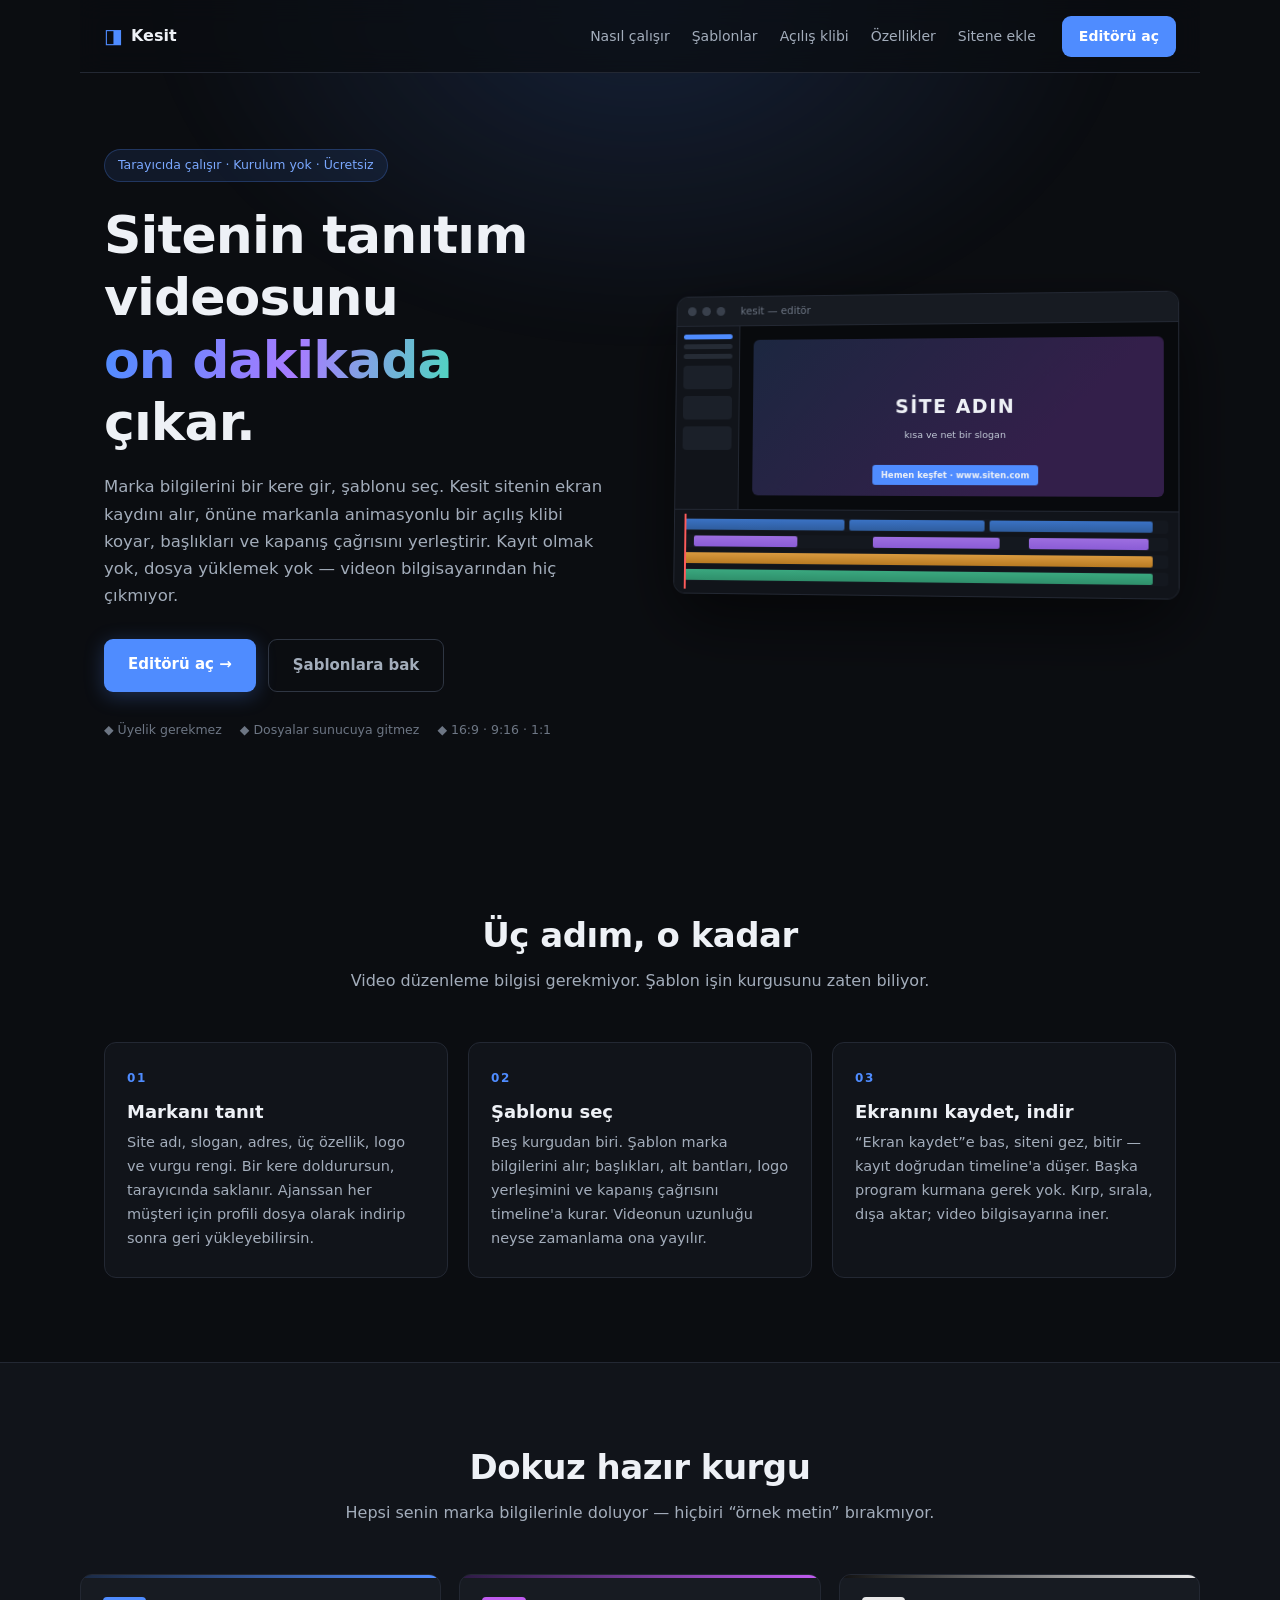
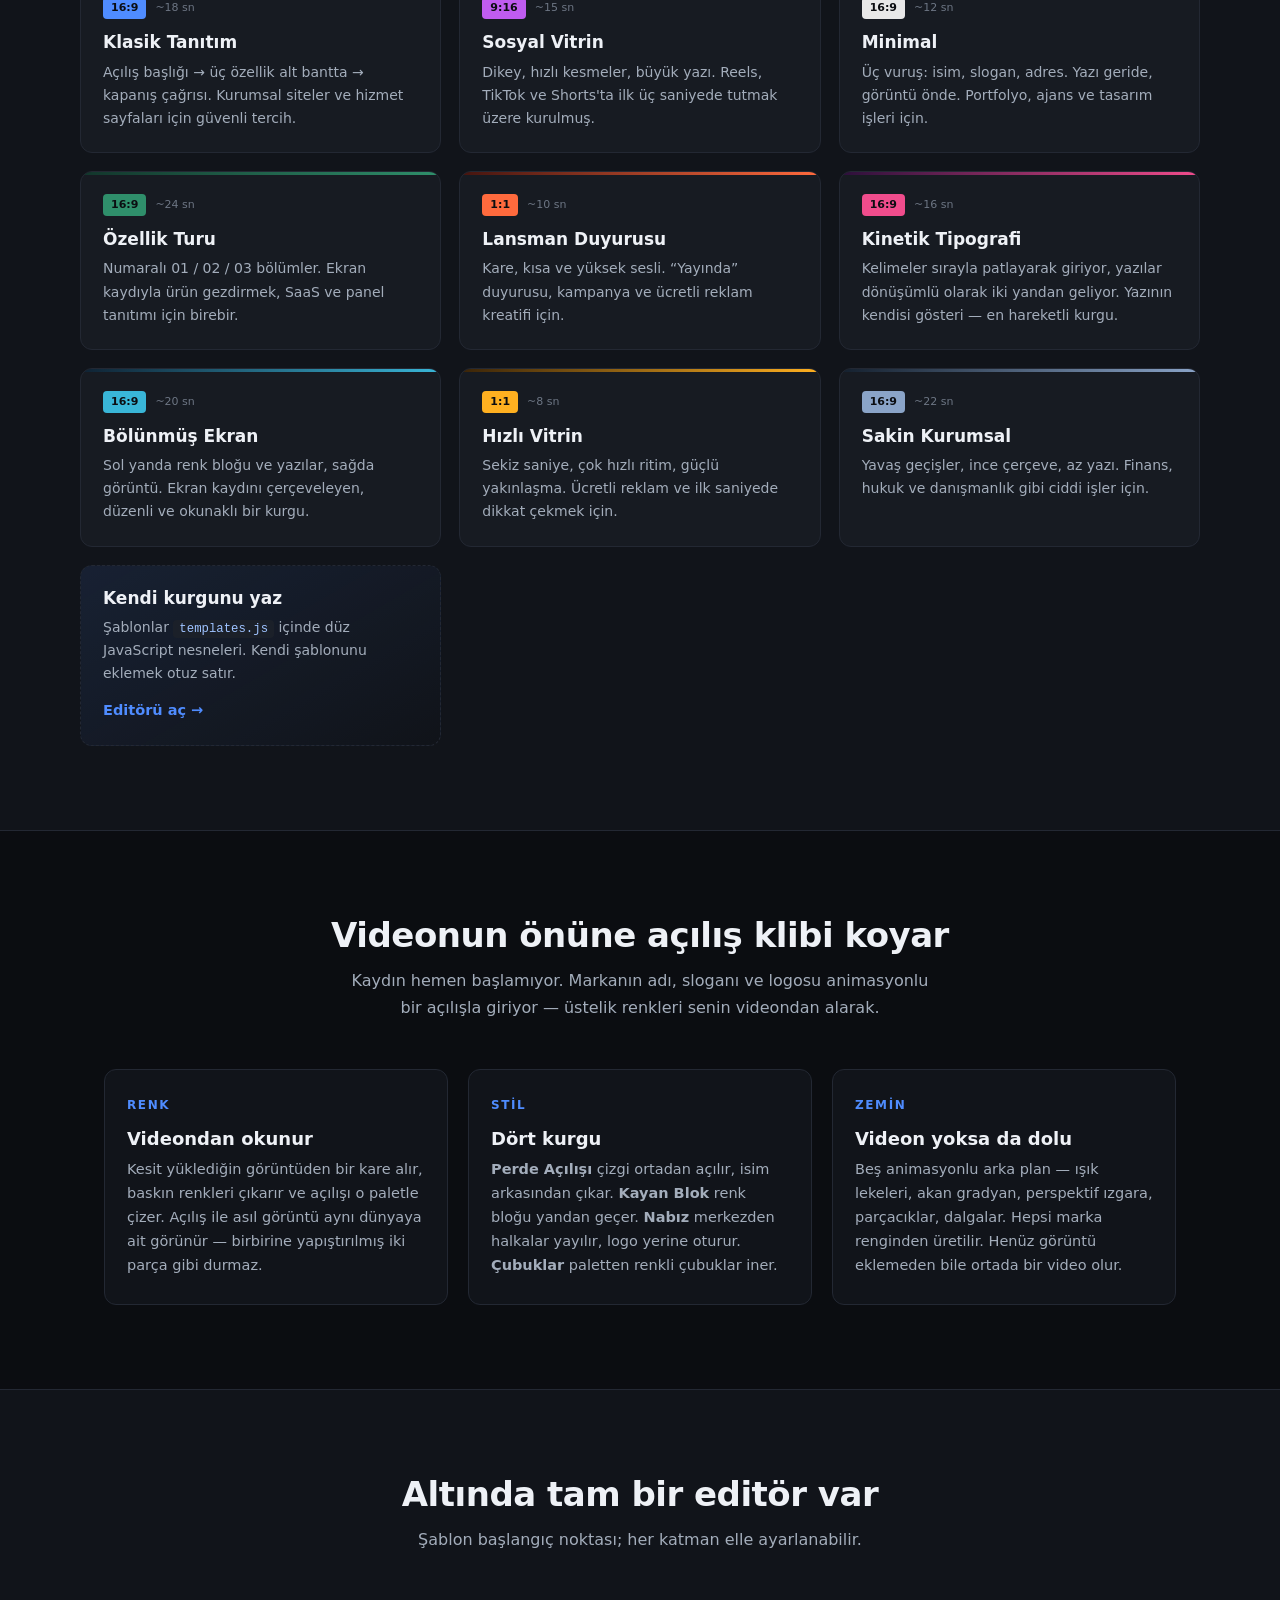
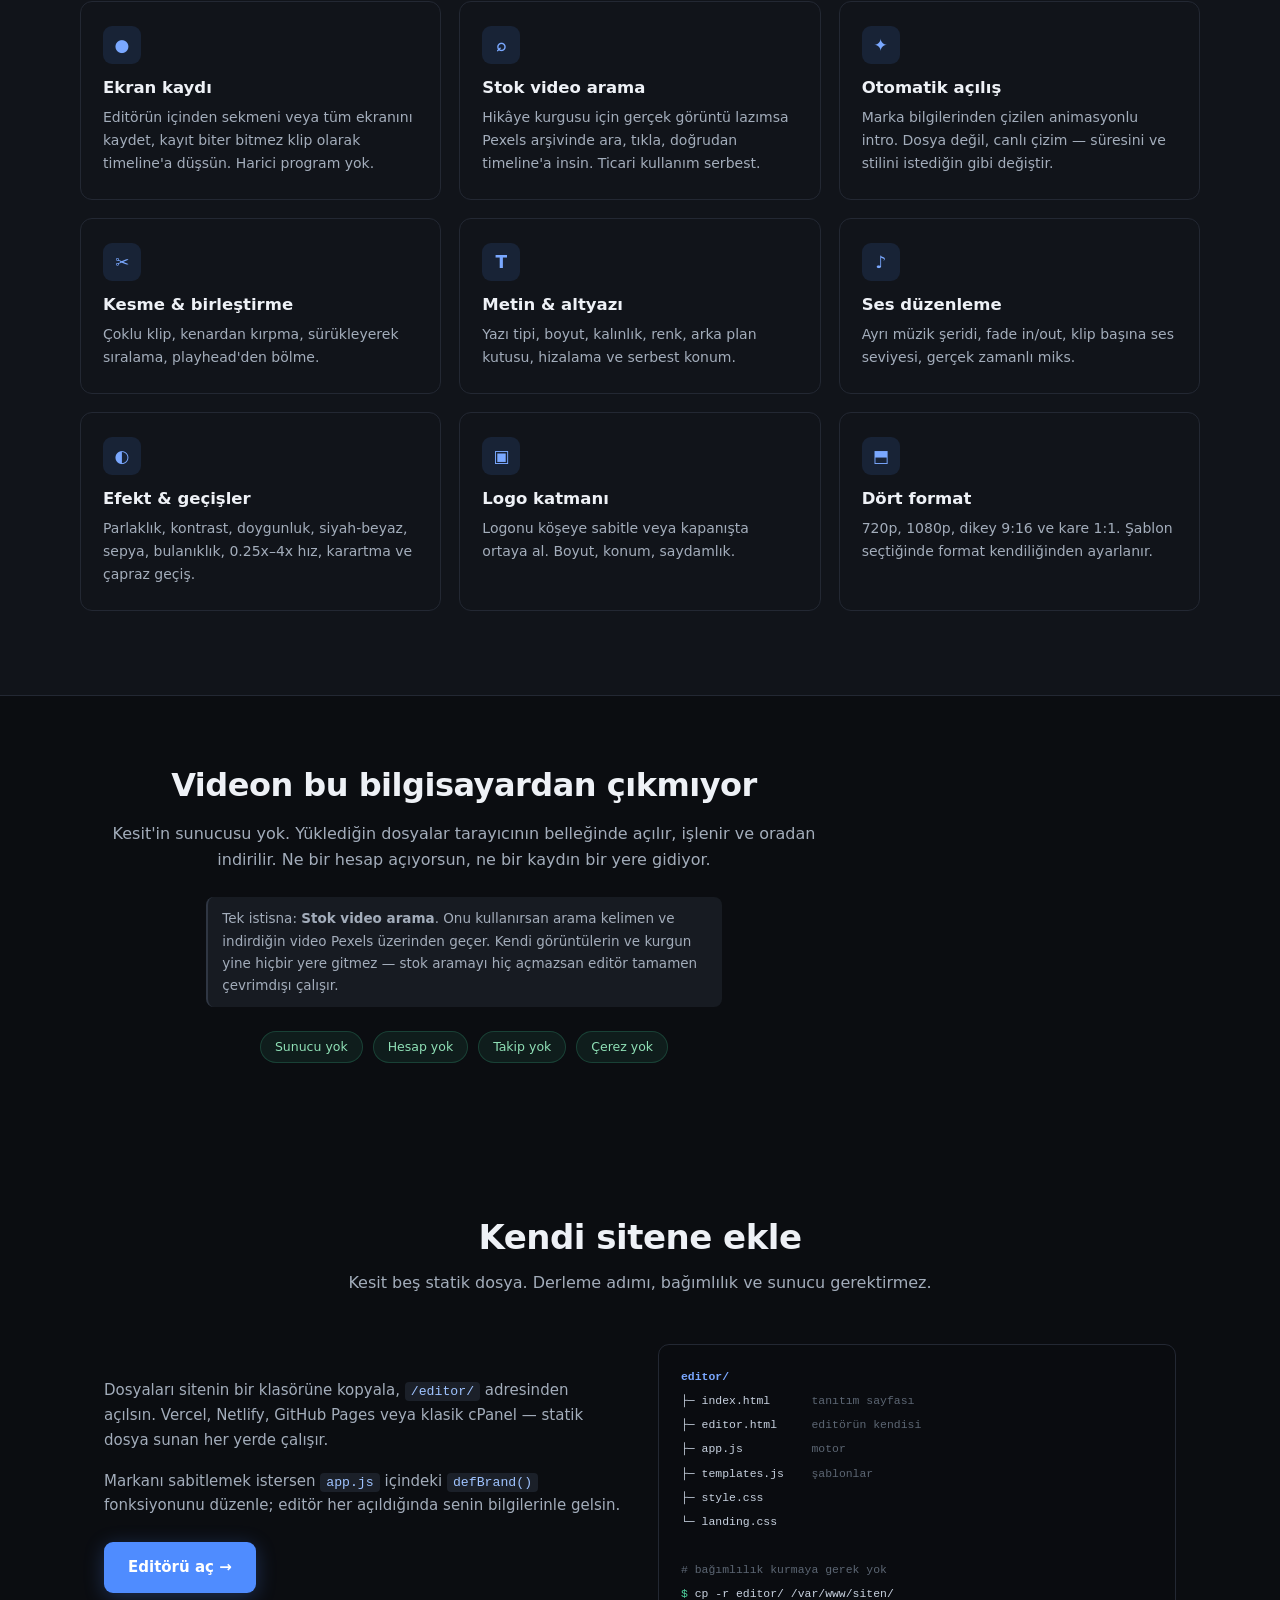
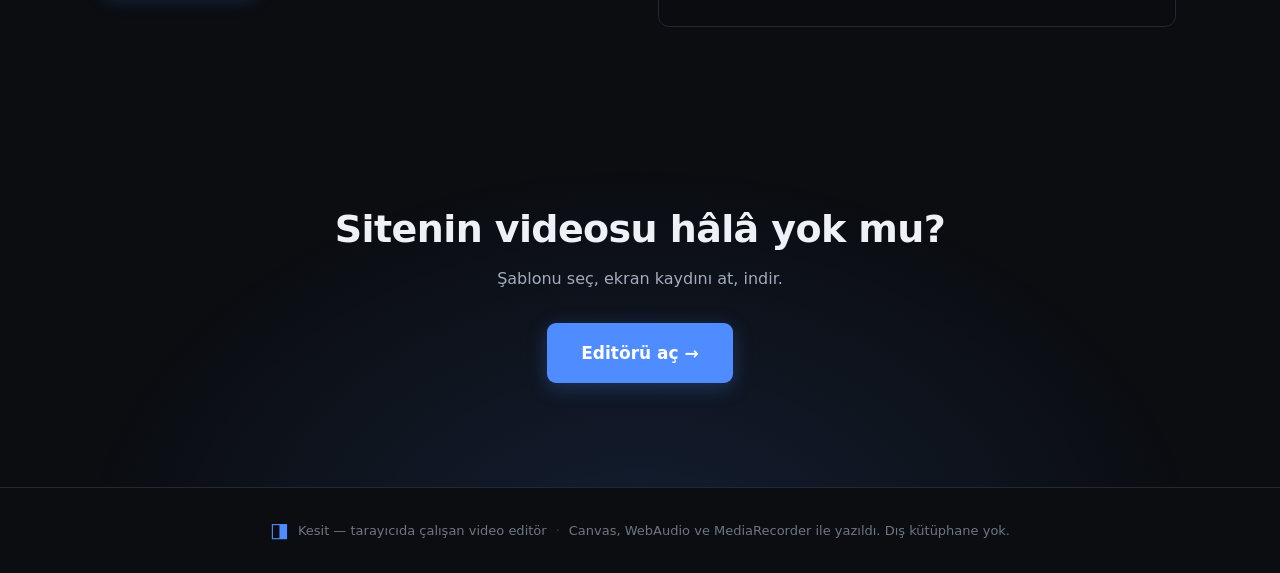
<file: index.html>
<!DOCTYPE html>
<html lang="tr">
<head>
<meta charset="utf-8">
<meta name="viewport" content="width=device-width, initial-scale=1">
<title>Kesit — Sitenin tanıtım videosunu tarayıcıda yap</title>
<meta name="description" content="Kurulum yok, üyelik yok, dosya yüklemek yok. Marka bilgilerini gir, şablonu seç, videonu indir. Her şey tarayıcında çalışır.">
<link rel="stylesheet" href="landing.css">
</head>
<body>

<div class="glow"></div>

<header class="nav">
  <a class="mark" href="#">
    <span class="mark-ico">◨</span>
    <span class="mark-txt">Kesit</span>
  </a>
  <nav class="nav-links">
    <a href="#nasil">Nasıl çalışır</a>
    <a href="#sablonlar">Şablonlar</a>
    <a href="#acilis">Açılış klibi</a>
    <a href="#ozellikler">Özellikler</a>
    <a href="#gomme">Sitene ekle</a>
  </nav>
  <a class="cta cta-sm" href="editor.html">Editörü aç</a>
</header>

<!-- ============ HERO ============ -->
<section class="hero">
  <div class="hero-txt">
    <div class="pill">Tarayıcıda çalışır · Kurulum yok · Ücretsiz</div>
    <h1>Sitenin tanıtım videosunu<br><em>on dakikada</em> çıkar.</h1>
    <p class="lede">
      Marka bilgilerini bir kere gir, şablonu seç. Kesit sitenin ekran kaydını alır,
      önüne markanla animasyonlu bir açılış klibi koyar, başlıkları ve kapanış
      çağrısını yerleştirir. Kayıt olmak yok, dosya yüklemek yok — videon
      bilgisayarından hiç çıkmıyor.
    </p>
    <div class="hero-btns">
      <a class="cta" href="editor.html">Editörü aç →</a>
      <a class="cta cta-ghost" href="#sablonlar">Şablonlara bak</a>
    </div>
    <div class="trust">
      <span>◆ Üyelik gerekmez</span>
      <span>◆ Dosyalar sunucuya gitmez</span>
      <span>◆ 16:9 · 9:16 · 1:1</span>
    </div>
  </div>

  <!-- editör maketi -->
  <div class="mock" aria-hidden="true">
    <div class="mock-bar"><i></i><i></i><i></i><span>kesit — editör</span></div>
    <div class="mock-body">
      <div class="mock-side">
        <div class="ms-tab on"></div><div class="ms-tab"></div><div class="ms-tab"></div>
        <div class="ms-card"></div><div class="ms-card"></div><div class="ms-card"></div>
      </div>
      <div class="mock-stage">
        <div class="mock-screen">
          <div class="mock-title">SİTE ADIN</div>
          <div class="mock-sub">kısa ve net bir slogan</div>
          <div class="mock-band">Hemen keşfet · www.siten.com</div>
        </div>
      </div>
    </div>
    <div class="mock-tl">
      <div class="tl-row"><b class="c-v" style="left:0;width:34%"></b><b class="c-v" style="left:35%;width:28%"></b><b class="c-v" style="left:64%;width:33%"></b></div>
      <div class="tl-row"><b class="c-t" style="left:2%;width:22%"></b><b class="c-t" style="left:40%;width:26%"></b><b class="c-t" style="left:72%;width:24%"></b></div>
      <div class="tl-row"><b class="c-g" style="left:0;width:97%"></b></div>
      <div class="tl-row"><b class="c-a" style="left:0;width:97%"></b></div>
      <div class="mock-head"></div>
    </div>
  </div>
</section>

<!-- ============ NASIL ============ -->
<section class="sec" id="nasil">
  <div class="sec-head">
    <h2>Üç adım, o kadar</h2>
    <p>Video düzenleme bilgisi gerekmiyor. Şablon işin kurgusunu zaten biliyor.</p>
  </div>
  <div class="steps">
    <div class="step reveal">
      <div class="step-n">01</div>
      <h3>Markanı tanıt</h3>
      <p>Site adı, slogan, adres, üç özellik, logo ve vurgu rengi. Bir kere doldurursun,
         tarayıcında saklanır. Ajanssan her müşteri için profili dosya olarak indirip
         sonra geri yükleyebilirsin.</p>
    </div>
    <div class="step reveal">
      <div class="step-n">02</div>
      <h3>Şablonu seç</h3>
      <p>Beş kurgudan biri. Şablon marka bilgilerini alır; başlıkları, alt bantları,
         logo yerleşimini ve kapanış çağrısını timeline'a kurar. Videonun uzunluğu
         neyse zamanlama ona yayılır.</p>
    </div>
    <div class="step reveal">
      <div class="step-n">03</div>
      <h3>Ekranını kaydet, indir</h3>
      <p>“Ekran kaydet”e bas, siteni gez, bitir — kayıt doğrudan timeline'a düşer.
         Başka program kurmana gerek yok. Kırp, sırala, dışa aktar; video
         bilgisayarına iner.</p>
    </div>
  </div>
</section>

<!-- ============ ŞABLONLAR ============ -->
<section class="sec sec-alt" id="sablonlar">
  <div class="sec-head">
    <h2>Dokuz hazır kurgu</h2>
    <p>Hepsi senin marka bilgilerinle doluyor — hiçbiri “örnek metin” bırakmıyor.</p>
  </div>
  <div class="tpls">
    <article class="tcard reveal" style="--a:#1b2a44;--b:#4f8cff">
      <div class="tcard-top"><span class="ratio">16:9</span><span class="dur">~18 sn</span></div>
      <h3>Klasik Tanıtım</h3>
      <p>Açılış başlığı → üç özellik alt bantta → kapanış çağrısı. Kurumsal siteler ve
         hizmet sayfaları için güvenli tercih.</p>
    </article>
    <article class="tcard reveal" style="--a:#2d1b44;--b:#c05cf0">
      <div class="tcard-top"><span class="ratio">9:16</span><span class="dur">~15 sn</span></div>
      <h3>Sosyal Vitrin</h3>
      <p>Dikey, hızlı kesmeler, büyük yazı. Reels, TikTok ve Shorts'ta ilk üç saniyede
         tutmak üzere kurulmuş.</p>
    </article>
    <article class="tcard reveal" style="--a:#111111;--b:#e8e8e8">
      <div class="tcard-top"><span class="ratio">16:9</span><span class="dur">~12 sn</span></div>
      <h3>Minimal</h3>
      <p>Üç vuruş: isim, slogan, adres. Yazı geride, görüntü önde. Portfolyo, ajans ve
         tasarım işleri için.</p>
    </article>
    <article class="tcard reveal" style="--a:#12352b;--b:#2f8f6b">
      <div class="tcard-top"><span class="ratio">16:9</span><span class="dur">~24 sn</span></div>
      <h3>Özellik Turu</h3>
      <p>Numaralı 01 / 02 / 03 bölümler. Ekran kaydıyla ürün gezdirmek, SaaS ve panel
         tanıtımı için birebir.</p>
    </article>
    <article class="tcard reveal" style="--a:#44140f;--b:#ff6a3d">
      <div class="tcard-top"><span class="ratio">1:1</span><span class="dur">~10 sn</span></div>
      <h3>Lansman Duyurusu</h3>
      <p>Kare, kısa ve yüksek sesli. “Yayında” duyurusu, kampanya ve ücretli reklam
         kreatifi için.</p>
    </article>
    <article class="tcard reveal" style="--a:#2b0f3a;--b:#f04c8c">
      <div class="tcard-top"><span class="ratio">16:9</span><span class="dur">~16 sn</span></div>
      <h3>Kinetik Tipografi</h3>
      <p>Kelimeler sırayla patlayarak giriyor, yazılar dönüşümlü olarak iki yandan
         geliyor. Yazının kendisi gösteri — en hareketli kurgu.</p>
    </article>
    <article class="tcard reveal" style="--a:#0f2233;--b:#39b6d8">
      <div class="tcard-top"><span class="ratio">16:9</span><span class="dur">~20 sn</span></div>
      <h3>Bölünmüş Ekran</h3>
      <p>Sol yanda renk bloğu ve yazılar, sağda görüntü. Ekran kaydını çerçeveleyen,
         düzenli ve okunaklı bir kurgu.</p>
    </article>
    <article class="tcard reveal" style="--a:#3a2408;--b:#ffb020">
      <div class="tcard-top"><span class="ratio">1:1</span><span class="dur">~8 sn</span></div>
      <h3>Hızlı Vitrin</h3>
      <p>Sekiz saniye, çok hızlı ritim, güçlü yakınlaşma. Ücretli reklam ve ilk
         saniyede dikkat çekmek için.</p>
    </article>
    <article class="tcard reveal" style="--a:#14202e;--b:#8aa4c8">
      <div class="tcard-top"><span class="ratio">16:9</span><span class="dur">~22 sn</span></div>
      <h3>Sakin Kurumsal</h3>
      <p>Yavaş geçişler, ince çerçeve, az yazı. Finans, hukuk ve danışmanlık gibi
         ciddi işler için.</p>
    </article>
    <article class="tcard tcard-cta reveal">
      <h3>Kendi kurgunu yaz</h3>
      <p>Şablonlar <code>templates.js</code> içinde düz JavaScript nesneleri. Kendi
         şablonunu eklemek otuz satır.</p>
      <a href="editor.html">Editörü aç →</a>
    </article>
  </div>
</section>

<!-- ============ AÇILIŞ KLİBİ ============ -->
<section class="sec" id="acilis">
  <div class="sec-head">
    <h2>Videonun önüne açılış klibi koyar</h2>
    <p>Kaydın hemen başlamıyor. Markanın adı, sloganı ve logosu animasyonlu bir
       açılışla giriyor — üstelik renkleri senin videondan alarak.</p>
  </div>
  <div class="steps">
    <div class="step reveal">
      <div class="step-n">RENK</div>
      <h3>Videondan okunur</h3>
      <p>Kesit yüklediğin görüntüden bir kare alır, baskın renkleri çıkarır ve açılışı
         o paletle çizer. Açılış ile asıl görüntü aynı dünyaya ait görünür — birbirine
         yapıştırılmış iki parça gibi durmaz.</p>
    </div>
    <div class="step reveal">
      <div class="step-n">STİL</div>
      <h3>Dört kurgu</h3>
      <p><b>Perde Açılışı</b> çizgi ortadan açılır, isim arkasından çıkar.
         <b>Kayan Blok</b> renk bloğu yandan geçer. <b>Nabız</b> merkezden halkalar
         yayılır, logo yerine oturur. <b>Çubuklar</b> paletten renkli çubuklar iner.</p>
    </div>
    <div class="step reveal">
      <div class="step-n">ZEMİN</div>
      <h3>Videon yoksa da dolu</h3>
      <p>Beş animasyonlu arka plan — ışık lekeleri, akan gradyan, perspektif ızgara,
         parçacıklar, dalgalar. Hepsi marka renginden üretilir. Henüz görüntü
         eklemeden bile ortada bir video olur.</p>
    </div>
  </div>
</section>

<!-- ============ ÖZELLİKLER ============ -->
<section class="sec sec-alt" id="ozellikler">
  <div class="sec-head">
    <h2>Altında tam bir editör var</h2>
    <p>Şablon başlangıç noktası; her katman elle ayarlanabilir.</p>
  </div>
  <div class="feats">
    <div class="feat reveal"><span class="fi">●</span><h3>Ekran kaydı</h3>
      <p>Editörün içinden sekmeni veya tüm ekranını kaydet, kayıt biter bitmez klip
         olarak timeline'a düşsün. Harici program yok.</p></div>
    <div class="feat reveal"><span class="fi">⌕</span><h3>Stok video arama</h3>
      <p>Hikâye kurgusu için gerçek görüntü lazımsa Pexels arşivinde ara, tıkla,
         doğrudan timeline'a insin. Ticari kullanım serbest.</p></div>
    <div class="feat reveal"><span class="fi">✦</span><h3>Otomatik açılış</h3>
      <p>Marka bilgilerinden çizilen animasyonlu intro. Dosya değil, canlı çizim —
         süresini ve stilini istediğin gibi değiştir.</p></div>
    <div class="feat reveal"><span class="fi">✂</span><h3>Kesme &amp; birleştirme</h3>
      <p>Çoklu klip, kenardan kırpma, sürükleyerek sıralama, playhead'den bölme.</p></div>
    <div class="feat reveal"><span class="fi">T</span><h3>Metin &amp; altyazı</h3>
      <p>Yazı tipi, boyut, kalınlık, renk, arka plan kutusu, hizalama ve serbest konum.</p></div>
    <div class="feat reveal"><span class="fi">♪</span><h3>Ses düzenleme</h3>
      <p>Ayrı müzik şeridi, fade in/out, klip başına ses seviyesi, gerçek zamanlı miks.</p></div>
    <div class="feat reveal"><span class="fi">◐</span><h3>Efekt &amp; geçişler</h3>
      <p>Parlaklık, kontrast, doygunluk, siyah-beyaz, sepya, bulanıklık, 0.25x–4x hız,
         karartma ve çapraz geçiş.</p></div>
    <div class="feat reveal"><span class="fi">▣</span><h3>Logo katmanı</h3>
      <p>Logonu köşeye sabitle veya kapanışta ortaya al. Boyut, konum, saydamlık.</p></div>
    <div class="feat reveal"><span class="fi">⬒</span><h3>Dört format</h3>
      <p>720p, 1080p, dikey 9:16 ve kare 1:1. Şablon seçtiğinde format kendiliğinden ayarlanır.</p></div>
  </div>
</section>

<!-- ============ GİZLİLİK ============ -->
<section class="sec privacy">
  <div class="priv-box reveal">
    <h2>Videon bu bilgisayardan çıkmıyor</h2>
    <p>Kesit'in sunucusu yok. Yüklediğin dosyalar tarayıcının belleğinde açılır, işlenir ve
       oradan indirilir. Ne bir hesap açıyorsun, ne bir kaydın bir yere gidiyor.</p>
    <p class="priv-not">Tek istisna: <b>Stok video arama</b>. Onu kullanırsan arama
       kelimen ve indirdiğin video Pexels üzerinden geçer. Kendi görüntülerin ve
       kurgun yine hiçbir yere gitmez — stok aramayı hiç açmazsan editör tamamen
       çevrimdışı çalışır.</p>
    <div class="priv-tags">
      <span>Sunucu yok</span><span>Hesap yok</span><span>Takip yok</span><span>Çerez yok</span>
    </div>
  </div>
</section>

<!-- ============ GÖMME ============ -->
<section class="sec" id="gomme">
  <div class="sec-head">
    <h2>Kendi sitene ekle</h2>
    <p>Kesit beş statik dosya. Derleme adımı, bağımlılık ve sunucu gerektirmez.</p>
  </div>
  <div class="embed">
    <div class="embed-txt reveal">
      <p>Dosyaları sitenin bir klasörüne kopyala, <code>/editor/</code> adresinden açılsın.
         Vercel, Netlify, GitHub Pages veya klasik cPanel — statik dosya sunan her yerde çalışır.</p>
      <p>Markanı sabitlemek istersen <code>app.js</code> içindeki <code>defBrand()</code>
         fonksiyonunu düzenle; editör her açıldığında senin bilgilerinle gelsin.</p>
      <a class="cta" href="editor.html">Editörü aç →</a>
    </div>
    <pre class="code reveal"><code><span class="c-d">editor/</span>
├─ index.html      <span class="c-c">tanıtım sayfası</span>
├─ editor.html     <span class="c-c">editörün kendisi</span>
├─ app.js          <span class="c-c">motor</span>
├─ templates.js    <span class="c-c">şablonlar</span>
├─ style.css
└─ landing.css

<span class="c-c"># bağımlılık kurmaya gerek yok</span>
<span class="c-p">$</span> cp -r editor/ /var/www/siten/</code></pre>
  </div>
</section>

<!-- ============ SON ============ -->
<section class="fin">
  <h2>Sitenin videosu hâlâ yok mu?</h2>
  <p>Şablonu seç, ekran kaydını at, indir.</p>
  <a class="cta cta-lg" href="editor.html">Editörü aç →</a>
</section>

<footer class="foot">
  <span class="mark-ico">◨</span>
  <span>Kesit — tarayıcıda çalışan video editör</span>
  <span class="foot-dot">·</span>
  <span>Canvas, WebAudio ve MediaRecorder ile yazıldı. Dış kütüphane yok.</span>
</footer>

<script>
  const io = new IntersectionObserver((es) => {
    es.forEach((e) => { if (e.isIntersecting) { e.target.classList.add('in'); io.unobserve(e.target); } });
  }, { threshold: 0.15 });
  document.querySelectorAll('.reveal').forEach((el, i) => {
    el.style.transitionDelay = (i % 3) * 70 + 'ms';
    io.observe(el);
  });
</script>
</body>
</html>
</file>
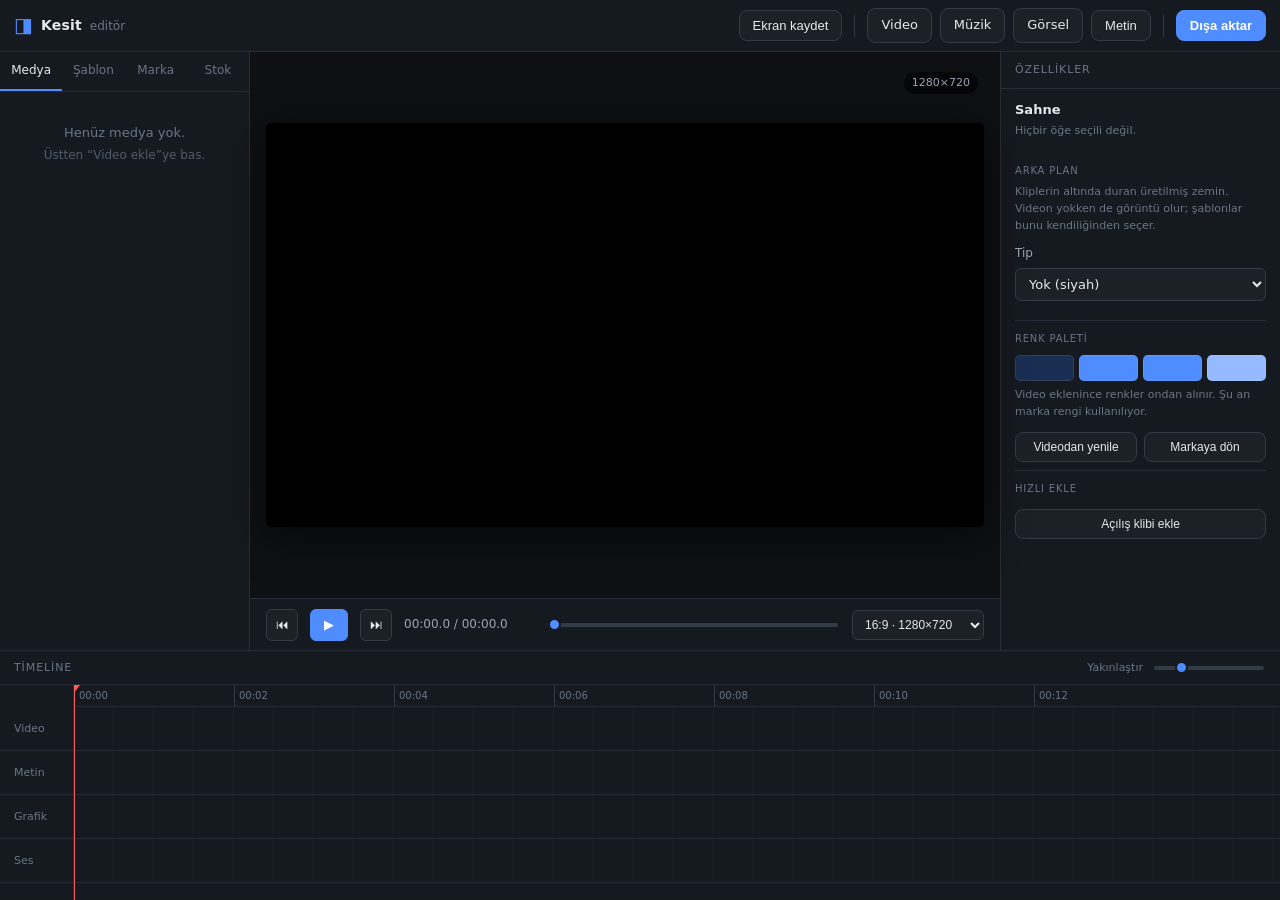
<file: editor.html>
<!DOCTYPE html>
<html lang="tr">
<head>
<meta charset="utf-8">
<meta name="viewport" content="width=device-width, initial-scale=1">
<title>Kesit — Editör</title>
<link rel="stylesheet" href="style.css">
</head>
<body>

<header class="topbar">
  <a class="brand" href="index.html" title="Tanıtım sayfasına dön">
    <span class="logo">◨</span>
    <span class="name">Kesit</span>
    <span class="tag">editör</span>
  </a>
  <div class="topbar-actions">
    <button class="btn btn-ghost btn-screen" id="btnScreen" title="Sitenizi gezerken kaydedin">Ekran kaydet</button>
    <span class="sep"></span>
    <label class="btn btn-ghost">
      Video<input type="file" id="fileVideo" accept="video/*" multiple hidden>
    </label>
    <label class="btn btn-ghost">
      Müzik<input type="file" id="fileAudio" accept="audio/*" multiple hidden>
    </label>
    <label class="btn btn-ghost">
      Görsel<input type="file" id="fileImage" accept="image/*" hidden>
    </label>
    <button class="btn btn-ghost" id="btnAddText">Metin</button>
    <span class="sep"></span>
    <button class="btn btn-primary" id="btnExport">Dışa aktar</button>
  </div>
</header>

<main class="layout">

  <!-- SOL: sekmeli panel -->
  <aside class="panel panel-left">
    <div class="tabs">
      <button class="tab on" data-tab="media">Medya</button>
      <button class="tab" data-tab="tpl">Şablon</button>
      <button class="tab" data-tab="brand">Marka</button>
      <button class="tab" data-tab="stock">Stok</button>
    </div>

    <div class="tab-page" data-page="media">
      <div class="media-list" id="mediaList"></div>
    </div>

    <div class="tab-page" data-page="tpl" hidden>
      <div class="scroll-pad">
        <div id="tplPanel"></div>
        <div class="tpl-note" id="tplNote"></div>
      </div>
    </div>

    <div class="tab-page" data-page="brand" hidden>
      <div class="scroll-pad" id="brandPanel"></div>
    </div>

    <div class="tab-page" data-page="stock" hidden>
      <div class="scroll-pad" id="stockPanel"></div>
    </div>
  </aside>

  <!-- ORTA: önizleme -->
  <section class="stage">
    <div class="stage-canvas-wrap">
      <canvas id="preview" width="1280" height="720"></canvas>
      <div class="stage-badge" id="stageBadge">1280×720</div>
    </div>

    <div class="transport">
      <button class="tbtn" id="btnStart" title="Başa dön">⏮</button>
      <button class="tbtn tbtn-play" id="btnPlay" title="Oynat / Duraklat">▶</button>
      <button class="tbtn" id="btnEnd" title="Sona git">⏭</button>
      <div class="time" id="timeLabel">00:00.0 / 00:00.0</div>
      <div class="scrub-wrap">
        <input type="range" id="scrub" min="0" max="1000" value="0" step="1">
      </div>
      <select id="ratio" class="mini-select" title="En-boy oranı">
        <option value="1280x720">16:9 · 1280×720</option>
        <option value="1920x1080">16:9 · 1920×1080</option>
        <option value="1080x1920">9:16 · 1080×1920</option>
        <option value="1080x1080">1:1 · 1080×1080</option>
      </select>
    </div>
  </section>

  <!-- SAĞ: özellikler -->
  <aside class="panel panel-right">
    <div class="panel-head">Özellikler</div>
    <div id="inspector" class="inspector">
      <div class="empty">Timeline’dan bir öğe seç.</div>
    </div>
  </aside>
</main>

<!-- ALT: timeline -->
<footer class="timeline">
  <div class="tl-head">
    <div class="tl-title">Timeline</div>
    <div class="tl-zoom">
      <span>Yakınlaştır</span>
      <input type="range" id="zoom" min="20" max="300" value="80">
    </div>
  </div>

  <div class="tl-body">
    <div class="tl-labels">
      <div class="tl-label">Video</div>
      <div class="tl-label">Metin</div>
      <div class="tl-label">Grafik</div>
      <div class="tl-label">Ses</div>
    </div>
    <div class="tl-scroll" id="tlScroll">
      <div class="tl-inner" id="tlInner">
        <div class="tl-ruler" id="tlRuler"></div>
        <div class="tl-track" id="trackVideo"></div>
        <div class="tl-track" id="trackText"></div>
        <div class="tl-track" id="trackImage"></div>
        <div class="tl-track" id="trackAudio"></div>
        <div class="playhead" id="playhead"></div>
      </div>
    </div>
  </div>
</footer>

<!-- dışa aktarma -->
<div class="modal-back" id="exportModal" hidden>
  <div class="modal">
    <h3 id="expTitle">Dışa aktarılıyor…</h3>
    <p class="modal-note" id="expNote">Kayıt gerçek zamanlı yapılır; videonun süresi kadar sürer. Bu sekmeyi arka plana alma.</p>
    <div class="bar"><div class="bar-fill" id="expBar"></div></div>
    <div class="modal-actions">
      <button class="btn btn-ghost" id="expCancel">İptal</button>
      <a class="btn btn-primary" id="expDownload" hidden download="kesit-video.webm">İndir</a>
    </div>
  </div>
</div>

<script src="visuals.js"></script>
<script src="templates.js"></script>
<script src="app.js"></script>
</body>
</html>
</file>
<file: landing.css>
:root{
  --bg:#0b0d11;
  --bg-2:#11141a;
  --bg-3:#171b22;
  --line:#232833;
  --line-2:#2f3643;
  --txt:#eef1f6;
  --txt-2:#a3adbb;
  --txt-3:#6d7684;
  --acc:#4f8cff;
  --acc-2:#7aa8ff;
  --max:1120px;
}

*{box-sizing:border-box}
html{scroll-behavior:smooth}
body{
  margin:0;background:var(--bg);color:var(--txt);
  font:16px/1.65 "Segoe UI",system-ui,-apple-system,sans-serif;
  -webkit-font-smoothing:antialiased;
  overflow-x:hidden;
}
a{color:inherit}
h1,h2,h3{line-height:1.2;margin:0}
code{
  font-family:"Cascadia Code",Consolas,monospace;font-size:.88em;
  background:#1b2029;padding:2px 6px;border-radius:4px;color:#9fc3ff;
}

/* arka plan ışığı */
.glow{
  position:fixed;top:-380px;left:50%;transform:translateX(-50%);
  width:1100px;height:760px;pointer-events:none;z-index:0;
  background:radial-gradient(ellipse at center,rgba(79,140,255,.16),transparent 62%);
  filter:blur(24px);
}

/* ---------------- Nav ---------------- */
.nav{
  position:sticky;top:0;z-index:50;
  display:flex;align-items:center;gap:26px;
  max-width:var(--max);margin:0 auto;padding:16px 24px;
  backdrop-filter:blur(12px);
}
.nav::before{
  content:"";position:absolute;inset:0;background:rgba(11,13,17,.72);
  border-bottom:1px solid var(--line);z-index:-1;
}
.mark{display:flex;align-items:center;gap:8px;text-decoration:none;font-weight:650}
.mark-ico{color:var(--acc);font-size:20px}
.nav-links{display:flex;gap:22px;margin-left:auto;font-size:14px}
.nav-links a{color:var(--txt-2);text-decoration:none;transition:color .15s}
.nav-links a:hover{color:var(--txt)}

/* ---------------- Butonlar ---------------- */
.cta{
  display:inline-block;background:var(--acc);color:#fff;text-decoration:none;
  padding:13px 24px;border-radius:9px;font-weight:600;font-size:15px;
  transition:transform .12s,background .15s,box-shadow .15s;
  box-shadow:0 4px 20px rgba(79,140,255,.28);
}
.cta:hover{background:var(--acc-2);transform:translateY(-2px);box-shadow:0 8px 28px rgba(79,140,255,.38)}
.cta-sm{padding:9px 17px;font-size:14px;box-shadow:none}
.cta-lg{padding:16px 34px;font-size:17px}
.cta-ghost{
  background:transparent;border:1px solid var(--line-2);color:var(--txt-2);box-shadow:none;
}
.cta-ghost:hover{background:var(--bg-3);color:var(--txt);border-color:#3d4553}

/* ---------------- Hero ---------------- */
.hero{
  position:relative;z-index:1;
  max-width:var(--max);margin:0 auto;padding:76px 24px 90px;
  display:grid;grid-template-columns:1fr 1fr;gap:56px;align-items:center;
}
.pill{
  display:inline-block;font-size:12.5px;color:var(--acc-2);
  background:rgba(79,140,255,.1);border:1px solid rgba(79,140,255,.26);
  padding:5px 13px;border-radius:99px;margin-bottom:22px;
}
.hero h1{font-size:clamp(34px,4.4vw,52px);font-weight:750;letter-spacing:-.9px}
.hero h1 em{
  font-style:normal;
  background:linear-gradient(100deg,var(--acc),#a77bff 55%,#4fd6c0);
  -webkit-background-clip:text;background-clip:text;color:transparent;
}
.lede{color:var(--txt-2);font-size:16.5px;margin:20px 0 30px;max-width:52ch}
.hero-btns{display:flex;gap:12px;flex-wrap:wrap}
.trust{display:flex;gap:18px;flex-wrap:wrap;margin-top:28px;font-size:12.5px;color:var(--txt-3)}

/* ---------------- Editör maketi ---------------- */
.mock{
  background:var(--bg-2);border:1px solid var(--line);border-radius:12px;
  overflow:hidden;box-shadow:0 26px 70px rgba(0,0,0,.6);
  transform:perspective(1500px) rotateY(-7deg) rotateX(2.5deg);
  transition:transform .5s;
}
.mock:hover{transform:perspective(1500px) rotateY(-2deg) rotateX(0)}
.mock-bar{
  height:30px;display:flex;align-items:center;gap:6px;padding:0 11px;
  background:var(--bg-3);border-bottom:1px solid var(--line);
}
.mock-bar i{width:9px;height:9px;border-radius:50%;background:#39404c}
.mock-bar span{margin-left:10px;font-size:10.5px;color:var(--txt-3)}
.mock-body{display:flex;height:186px}
.mock-side{
  width:66px;flex:0 0 66px;border-right:1px solid var(--line);padding:8px 7px;
}
.ms-tab{height:5px;background:#252b35;border-radius:3px;margin-bottom:5px}
.ms-tab.on{background:var(--acc)}
.ms-card{height:24px;background:#1b2029;border-radius:4px;margin-top:7px}
.mock-stage{flex:1;display:flex;align-items:center;justify-content:center;padding:14px;background:#080a0d}
.mock-screen{
  width:100%;height:100%;border-radius:6px;position:relative;
  background:linear-gradient(135deg,#1c2740,#331f4a 70%);
  display:flex;flex-direction:column;align-items:center;justify-content:center;gap:5px;
}
.mock-title{font-size:19px;font-weight:900;letter-spacing:1.5px}
.mock-sub{font-size:9.5px;color:#c3cbd8}
.mock-band{
  position:absolute;bottom:11px;font-size:8.5px;font-weight:700;
  background:var(--acc);padding:3px 9px;border-radius:3px;
}
.mock-tl{position:relative;padding:8px 10px;background:var(--bg-2);border-top:1px solid var(--line)}
.tl-row{position:relative;height:13px;margin-bottom:4px;background:#14181f;border-radius:3px}
.tl-row b{position:absolute;top:1px;height:11px;border-radius:2px;display:block}
.c-v{background:linear-gradient(180deg,#3a72c4,#2f5d9e)}
.c-t{background:linear-gradient(180deg,#9d6ee0,#8a5cd6)}
.c-g{background:linear-gradient(180deg,#d99a3f,#b87a22)}
.c-a{background:linear-gradient(180deg,#3aa87f,#2f8f6b)}
.mock-head{
  position:absolute;top:4px;bottom:4px;width:2px;background:#ff5b5b;
  animation:scan 7s linear infinite;
}
@keyframes scan{
  0%{left:10px}
  92%{left:calc(100% - 14px)}
  100%{left:calc(100% - 14px)}
}

/* ---------------- Bölümler ---------------- */
.sec{position:relative;z-index:1;max-width:var(--max);margin:0 auto;padding:84px 24px}
.sec-alt{max-width:none;background:var(--bg-2);border-block:1px solid var(--line)}
.sec-alt>*{max-width:var(--max);margin-inline:auto}
.sec-head{text-align:center;margin-bottom:48px}
.sec-head h2{font-size:clamp(25px,3vw,34px);letter-spacing:-.5px}
.sec-head p{color:var(--txt-2);margin:12px auto 0;max-width:58ch}

/* giriş animasyonu */
.reveal{opacity:0;transform:translateY(18px);transition:opacity .55s ease,transform .55s ease}
.reveal.in{opacity:1;transform:none}

/* ---------------- Adımlar ---------------- */
.steps{display:grid;grid-template-columns:repeat(3,1fr);gap:20px}
.step{
  background:var(--bg-2);border:1px solid var(--line);border-radius:12px;padding:26px 22px;
  transition:border-color .18s,transform .18s;
}
.step:hover{border-color:var(--line-2);transform:translateY(-3px)}
.step-n{
  font-size:12px;font-weight:800;color:var(--acc);letter-spacing:1.6px;margin-bottom:12px;
}
.step h3{font-size:18px;margin-bottom:9px}
.step p{color:var(--txt-2);font-size:14.5px;margin:0}

/* ---------------- Şablon kartları ---------------- */
.tpls{display:grid;grid-template-columns:repeat(3,1fr);gap:18px}
.tcard{
  position:relative;overflow:hidden;
  background:var(--bg-3);border:1px solid var(--line);border-radius:12px;padding:22px;
  transition:border-color .18s,transform .18s;
}
.tcard::before{
  content:"";position:absolute;inset:0 0 auto 0;height:3px;
  background:linear-gradient(90deg,var(--a,#333),var(--b,#666));
}
.tcard:hover{border-color:var(--line-2);transform:translateY(-3px)}
.tcard-top{display:flex;gap:9px;margin-bottom:13px;font-size:11px}
.ratio{background:var(--b,#555);color:#0b0d11;font-weight:800;padding:2px 8px;border-radius:4px}
.dur{color:var(--txt-3);padding-top:2px}
.tcard h3{font-size:17px;margin-bottom:8px}
.tcard p{color:var(--txt-2);font-size:14px;margin:0}
.tcard-cta{
  display:flex;flex-direction:column;justify-content:center;
  background:linear-gradient(150deg,rgba(79,140,255,.11),transparent);
  border-style:dashed;
}
.tcard-cta::before{display:none}
.tcard-cta a{color:var(--acc);text-decoration:none;font-weight:600;margin-top:14px;font-size:14.5px}
.tcard-cta a:hover{color:var(--acc-2)}

/* ---------------- Özellikler ---------------- */
.feats{display:grid;grid-template-columns:repeat(3,1fr);gap:18px}
.feat{
  background:var(--bg-2);border:1px solid var(--line);border-radius:12px;padding:24px 22px;
  transition:border-color .18s,transform .18s;
}
.feat:hover{border-color:var(--line-2);transform:translateY(-3px)}
.fi{
  display:flex;align-items:center;justify-content:center;
  width:38px;height:38px;border-radius:9px;margin-bottom:14px;font-size:17px;
  background:rgba(79,140,255,.12);color:var(--acc-2);font-weight:700;
}
.feat h3{font-size:16.5px;margin-bottom:8px}
.feat p{color:var(--txt-2);font-size:14px;margin:0}

/* ---------------- Gizlilik ---------------- */
.privacy{padding-block:70px}
.priv-box{text-align:center;max-width:720px}
.priv-box h2{font-size:clamp(24px,3vw,32px);letter-spacing:-.5px}
.priv-box p{color:var(--txt-2);margin:16px auto 24px}
.priv-tags{display:flex;gap:10px;justify-content:center;flex-wrap:wrap}
.priv-tags span{
  font-size:12.5px;color:#8fe0b6;
  background:rgba(47,143,107,.13);border:1px solid rgba(47,143,107,.32);
  padding:5px 14px;border-radius:99px;
}

/* ---------------- Gömme ---------------- */
.embed{display:grid;grid-template-columns:1fr 1fr;gap:36px;align-items:center}
.embed-txt p{color:var(--txt-2);margin:0 0 16px;font-size:15px}
.embed-txt .cta{margin-top:8px}
.code{
  background:#0a0c10;border:1px solid var(--line);border-radius:11px;
  padding:20px 22px;margin:0;overflow-x:auto;
  font:13px/1.85 "Cascadia Code",Consolas,monospace;color:#c8d2e0;
}
.code code{background:none;padding:0;color:inherit}
.c-d{color:#7aa8ff;font-weight:600}
.c-c{color:#5c6673}
.c-p{color:#4fd6a0}

/* ---------------- Kapanış ---------------- */
.fin{
  position:relative;z-index:1;text-align:center;padding:96px 24px 104px;
  background:radial-gradient(ellipse at 50% 120%,rgba(79,140,255,.14),transparent 62%);
}
.fin h2{font-size:clamp(27px,3.4vw,38px);letter-spacing:-.6px}
.fin p{color:var(--txt-2);margin:14px 0 30px}

/* ---------------- Footer ---------------- */
.foot{
  border-top:1px solid var(--line);
  display:flex;align-items:center;justify-content:center;gap:9px;flex-wrap:wrap;
  padding:26px 24px;font-size:13px;color:var(--txt-3);text-align:center;
}
.foot-dot{color:#39414d}

/* ---------------- Responsive ---------------- */
@media (max-width:900px){
  .hero{grid-template-columns:1fr;gap:44px;padding-top:52px}
  .mock{transform:none}
  .steps,.tpls,.feats{grid-template-columns:1fr}
  .embed{grid-template-columns:1fr}
  .nav-links{display:none}
}
@media (min-width:901px) and (max-width:1050px){
  .tpls,.feats{grid-template-columns:repeat(2,1fr)}
}

.priv-not{
  font-size:13.5px;color:var(--txt-3);max-width:60ch;margin:0 auto 24px;
  padding:10px 14px;background:var(--bg-3);border-radius:8px;
  border-left:2px solid var(--line-2);text-align:left;
}
.priv-not b{color:var(--txt-2)}
</file>
<file: style.css>
:root{
  --bg:#0e1014;
  --bg-2:#151920;
  --bg-3:#1c2128;
  --line:#272d36;
  --line-2:#333b46;
  --txt:#e6e9ee;
  --txt-2:#9aa4b2;
  --txt-3:#6b7684;
  --acc:#4f8cff;
  --acc-2:#7aa8ff;
  --clip:#2f5d9e;
  --clip-2:#3a72c4;
  --text-clip:#8a5cd6;
  --audio-clip:#2f8f6b;
  --danger:#e05a5a;
  --r:8px;
}

*{box-sizing:border-box}
/* hidden ozniteligi, display tanimlayan kurallar tarafindan ezilmesin */
[hidden]{display:none !important}
html,body{height:100%}
body{
  margin:0;
  background:var(--bg);
  color:var(--txt);
  font:14px/1.45 "Segoe UI",system-ui,-apple-system,sans-serif;
  display:flex;
  flex-direction:column;
  overflow:hidden;
  user-select:none;
}

/* ---------- Topbar ---------- */
.topbar{
  height:52px;flex:0 0 52px;
  display:flex;align-items:center;justify-content:space-between;
  padding:0 14px;
  background:var(--bg-2);
  border-bottom:1px solid var(--line);
}
.brand{display:flex;align-items:center;gap:8px;text-decoration:none;color:inherit}
a.brand:hover .name{color:var(--acc)}
.logo{color:var(--acc);font-size:20px;line-height:1}
.brand .name{font-weight:650;letter-spacing:.2px}
.brand .tag{color:var(--txt-3);font-size:12px;padding-top:2px}
.topbar-actions{display:flex;align-items:center;gap:8px}
.sep{width:1px;height:22px;background:var(--line-2);margin:0 4px}

.btn{
  border:1px solid var(--line-2);
  background:var(--bg-3);
  color:var(--txt);
  padding:7px 13px;border-radius:var(--r);
  font-size:13px;cursor:pointer;
  display:inline-flex;align-items:center;gap:6px;
  transition:background .12s,border-color .12s;
}
.btn:hover{background:#232a33;border-color:#3f4855}
.btn-primary{background:var(--acc);border-color:var(--acc);color:#fff;font-weight:600}
.btn-primary:hover{background:var(--acc-2);border-color:var(--acc-2)}
.btn:disabled{opacity:.45;cursor:not-allowed}

/* ---------- Layout ---------- */
.layout{flex:1 1 auto;display:flex;min-height:0}
.panel{
  width:250px;flex:0 0 250px;
  background:var(--bg-2);
  display:flex;flex-direction:column;min-height:0;
}
.panel-left{border-right:1px solid var(--line)}
.panel-right{border-left:1px solid var(--line);width:280px;flex-basis:280px}
.panel-head{
  padding:10px 14px;font-size:11px;letter-spacing:.9px;text-transform:uppercase;
  color:var(--txt-3);border-bottom:1px solid var(--line);
}
.empty{padding:22px 14px;color:var(--txt-3);font-size:13px;text-align:center;line-height:1.7}
.empty span{color:#525b68;font-size:12px}

/* ---------- Sekmeler ---------- */
.tabs{display:flex;border-bottom:1px solid var(--line);flex:0 0 auto}
.tab{
  flex:1;background:none;border:none;border-bottom:2px solid transparent;
  color:var(--txt-3);font:inherit;font-size:12px;padding:10px 4px;cursor:pointer;
}
.tab:hover{color:var(--txt-2)}
.tab.on{color:var(--txt);border-bottom-color:var(--acc)}
.tab-page{flex:1 1 auto;min-height:0;display:flex;flex-direction:column}
.tab-page[hidden]{display:none}
.scroll-pad{overflow-y:auto;padding:12px 14px;flex:1}
.hint{
  font-size:11.5px;color:var(--txt-3);line-height:1.6;margin:0 0 14px;
  padding:9px 10px;background:var(--bg-3);border-radius:6px;border-left:2px solid var(--acc);
}

/* ---------- Şablonlar ---------- */
.tpl{
  display:flex;gap:10px;padding:9px;margin-bottom:8px;
  background:var(--bg-3);border:1px solid var(--line);border-radius:var(--r);
  cursor:pointer;transition:border-color .12s,transform .08s;
}
.tpl:hover{border-color:var(--acc)}
.tpl:active{transform:scale(.985)}
.tpl-swatch{
  width:40px;height:40px;flex:0 0 40px;border-radius:6px;
  display:flex;align-items:center;justify-content:center;
  color:rgba(255,255,255,.85);font-size:17px;
}
.tpl-meta{min-width:0}
.tpl-name{font-size:12.5px;font-weight:600;margin-bottom:2px}
.tpl-desc{font-size:11px;color:var(--txt-3);line-height:1.45}
.tpl-tag{font-size:10.5px;color:var(--acc);margin-top:4px}
.tpl-note{font-size:11.5px;color:#7fd6a8;margin-top:6px;min-height:16px}

/* ---------- Marka ---------- */
.logo-box{
  height:64px;background:var(--bg-3);border:1px dashed var(--line-2);
  border-radius:6px;display:flex;align-items:center;justify-content:center;
  margin-bottom:8px;overflow:hidden;
}
.logo-box img{max-width:88%;max-height:52px;object-fit:contain}
.logo-box span{font-size:11.5px;color:var(--txt-3)}

/* ---------- Medya listesi ---------- */
.media-list{overflow-y:auto;padding:8px;display:flex;flex-direction:column;gap:6px;flex:1}
.media-item{
  display:flex;gap:9px;align-items:center;
  background:var(--bg-3);border:1px solid var(--line);
  border-radius:var(--r);padding:7px;cursor:pointer;
}
.media-item:hover{border-color:var(--acc)}
.media-thumb{
  width:52px;height:32px;flex:0 0 52px;border-radius:4px;
  background:#0a0c10;object-fit:cover;
  display:flex;align-items:center;justify-content:center;
  color:var(--txt-3);font-size:15px;
}
.media-meta{min-width:0;flex:1}
.media-name{font-size:12px;white-space:nowrap;overflow:hidden;text-overflow:ellipsis}
.media-sub{font-size:11px;color:var(--txt-3)}
.media-add{
  border:none;background:var(--acc);color:#fff;border-radius:5px;
  width:24px;height:24px;flex:0 0 24px;cursor:pointer;font-size:15px;line-height:1;
}

/* ---------- Sahne ---------- */
.stage{
  flex:1 1 auto;min-width:0;
  display:flex;flex-direction:column;
  background:var(--bg);
}
.stage-canvas-wrap{
  flex:1 1 auto;min-height:0;
  display:flex;align-items:center;justify-content:center;
  padding:16px;position:relative;
}
#preview{
  max-width:100%;max-height:100%;
  background:#000;border-radius:6px;
  box-shadow:0 8px 40px rgba(0,0,0,.55);
}
.stage-badge{
  position:absolute;top:20px;right:22px;
  background:rgba(0,0,0,.55);color:var(--txt-2);
  font-size:11px;padding:3px 8px;border-radius:20px;
  backdrop-filter:blur(4px);
}

/* ---------- Transport ---------- */
.transport{
  flex:0 0 52px;height:52px;
  display:flex;align-items:center;gap:12px;
  padding:0 16px;
  border-top:1px solid var(--line);
  background:var(--bg-2);
}
.tbtn{
  width:32px;height:32px;border-radius:6px;
  border:1px solid var(--line-2);background:var(--bg-3);
  color:var(--txt);cursor:pointer;font-size:13px;
}
.tbtn:hover{background:#232a33}
.tbtn-play{background:var(--acc);border-color:var(--acc);width:38px;color:#fff}
.tbtn-play:hover{background:var(--acc-2)}
.time{font-variant-numeric:tabular-nums;font-size:12px;color:var(--txt-2);min-width:130px}
.scrub-wrap{flex:1 1 auto;display:flex;align-items:center}
.mini-select{
  background:var(--bg-3);color:var(--txt);border:1px solid var(--line-2);
  border-radius:6px;padding:6px 8px;font-size:12px;cursor:pointer;
}

input[type=range]{
  -webkit-appearance:none;appearance:none;
  width:100%;height:4px;border-radius:3px;background:var(--line-2);outline:none;cursor:pointer;
}
input[type=range]::-webkit-slider-thumb{
  -webkit-appearance:none;appearance:none;
  width:13px;height:13px;border-radius:50%;background:var(--acc);border:2px solid var(--bg-2);
}
input[type=range]::-moz-range-thumb{
  width:11px;height:11px;border-radius:50%;background:var(--acc);border:2px solid var(--bg-2);
}

/* ---------- Inspector ---------- */
.inspector{overflow-y:auto;padding:12px 14px;flex:1}
.insp-title{font-size:13px;font-weight:600;margin:0 0 3px}
.insp-sub{font-size:11px;color:var(--txt-3);margin:0 0 14px;
  white-space:nowrap;overflow:hidden;text-overflow:ellipsis}
.group{border-top:1px solid var(--line);padding:11px 0 4px;margin-top:4px}
.group:first-of-type{border-top:none}
.group-name{font-size:10px;letter-spacing:.8px;text-transform:uppercase;color:var(--txt-3);margin-bottom:9px}
.field{margin-bottom:11px}
.field label{display:flex;justify-content:space-between;font-size:12px;color:var(--txt-2);margin-bottom:5px}
.field label b{color:var(--txt);font-weight:500;font-variant-numeric:tabular-nums}
.field input[type=text],.field input[type=number],.field select,.field textarea{
  width:100%;background:var(--bg-3);border:1px solid var(--line-2);
  color:var(--txt);border-radius:6px;padding:7px 9px;font-size:13px;
  font-family:inherit;
}
.field textarea{resize:vertical;min-height:58px}
.field input[type=color]{
  width:100%;height:30px;background:var(--bg-3);border:1px solid var(--line-2);
  border-radius:6px;padding:2px;cursor:pointer;
}
.row2{display:flex;gap:8px}
.row2>*{flex:1;min-width:0}
.btn-row{display:flex;gap:7px;margin-top:12px}
.btn-row .btn{flex:1;justify-content:center;font-size:12px;padding:7px 6px}
.btn-danger{border-color:#5a2b2b;color:#f2a0a0;background:#251818}
.btn-danger:hover{background:#341d1d;border-color:#7a3a3a}

/* inspector içi küçük açıklama */
.mini{font-size:11px;color:var(--txt-3);line-height:1.55;margin:-4px 0 11px}

/* renk paleti örnekleri */
.pal{display:flex;gap:5px;margin-bottom:9px}
.pal i{
  flex:1;height:26px;border-radius:5px;
  border:1px solid rgba(255,255,255,.09);
}

/* ekran kaydı butonu */
.btn-screen.rec{
  background:#3a1a1a;border-color:#7a3535;color:#ff8f8f;font-weight:600;
  animation:recpulse 1.4s ease-in-out infinite;
}
@keyframes recpulse{
  0%,100%{box-shadow:0 0 0 0 rgba(255,90,90,.45)}
  50%{box-shadow:0 0 0 5px rgba(255,90,90,0)}
}

/* ---------- Timeline ---------- */
.timeline{
  flex:0 0 250px;height:250px;
  background:var(--bg-2);border-top:1px solid var(--line);
  display:flex;flex-direction:column;
}
.tl-head{
  height:34px;flex:0 0 34px;display:flex;align-items:center;justify-content:space-between;
  padding:0 14px;border-bottom:1px solid var(--line);
}
.tl-title{font-size:11px;letter-spacing:.9px;text-transform:uppercase;color:var(--txt-3)}
.tl-zoom{display:flex;align-items:center;gap:9px;font-size:11px;color:var(--txt-3)}
.tl-zoom input{width:110px}

.tl-body{flex:1;display:flex;min-height:0}
.tl-labels{
  width:74px;flex:0 0 74px;border-right:1px solid var(--line);
  padding-top:22px;background:var(--bg-2);
}
.tl-label{
  height:44px;display:flex;align-items:center;padding-left:14px;
  font-size:11px;color:var(--txt-3);border-bottom:1px solid var(--line);
}
.tl-scroll{flex:1;overflow-x:auto;overflow-y:hidden;position:relative}
.tl-inner{position:relative;height:100%;min-width:100%}

.tl-ruler{
  height:22px;position:relative;border-bottom:1px solid var(--line);
  background:var(--bg-2);cursor:pointer;
}
.tick{position:absolute;top:0;height:100%;border-left:1px solid var(--line-2)}
.tick span{position:absolute;left:4px;top:4px;font-size:10px;color:var(--txt-3);
  font-variant-numeric:tabular-nums;pointer-events:none}

.tl-track{
  height:44px;position:relative;border-bottom:1px solid var(--line);
  background:repeating-linear-gradient(90deg,transparent,transparent 39px,#1a1f27 39px,#1a1f27 40px);
}

.clip{
  position:absolute;top:5px;height:34px;
  border-radius:5px;overflow:hidden;cursor:grab;
  border:1px solid rgba(255,255,255,.13);
  display:flex;align-items:center;
  font-size:11px;color:#fff;
  box-shadow:0 1px 4px rgba(0,0,0,.4);
}
.clip:active{cursor:grabbing}
.clip .clip-label{
  padding:0 8px;white-space:nowrap;overflow:hidden;text-overflow:ellipsis;
  pointer-events:none;text-shadow:0 1px 2px rgba(0,0,0,.6);
}
.clip.sel{border-color:var(--acc);box-shadow:0 0 0 1px var(--acc),0 2px 8px rgba(79,140,255,.35)}
.clip-video{background:linear-gradient(180deg,var(--clip-2),var(--clip))}
.clip-text{background:linear-gradient(180deg,#9d6ee0,var(--text-clip))}
.clip-intro{background:linear-gradient(180deg,#c9548f,#9c3a6c)}
.clip-image{background:linear-gradient(180deg,#d99a3f,#b87a22)}
.clip-audio{background:linear-gradient(180deg,#3aa87f,var(--audio-clip))}
.handle{
  position:absolute;top:0;width:7px;height:100%;cursor:ew-resize;
  background:rgba(255,255,255,.18);
}
.handle:hover{background:rgba(255,255,255,.42)}
.handle-l{left:0}
.handle-r{right:0}
.clip-fade{position:absolute;top:0;height:100%;pointer-events:none}

.playhead{
  position:absolute;top:0;bottom:0;width:2px;margin-left:-1px;
  background:#ff5b5b;pointer-events:none;z-index:5;
}
.playhead::before{
  content:"";position:absolute;top:0;left:-5px;
  border-left:6px solid transparent;border-right:6px solid transparent;
  border-top:8px solid #ff5b5b;
}

/* ---------- Modal ---------- */
.modal-back{
  position:fixed;inset:0;background:rgba(6,8,11,.78);
  display:flex;align-items:center;justify-content:center;z-index:100;
  backdrop-filter:blur(3px);
}
.modal{
  background:var(--bg-2);border:1px solid var(--line-2);
  border-radius:12px;padding:24px;width:400px;max-width:92vw;
  box-shadow:0 20px 60px rgba(0,0,0,.6);
}
.modal h3{margin:0 0 8px;font-size:16px}
.modal-note{margin:0 0 18px;font-size:12.5px;color:var(--txt-2);line-height:1.6}
.bar{height:6px;background:var(--bg-3);border-radius:4px;overflow:hidden}
.bar-fill{height:100%;width:0;background:var(--acc);transition:width .2s}
.modal-actions{display:flex;gap:8px;justify-content:flex-end;margin-top:18px}

/* Scrollbar */
::-webkit-scrollbar{width:9px;height:9px}
::-webkit-scrollbar-track{background:var(--bg)}
::-webkit-scrollbar-thumb{background:#333b46;border-radius:5px}
::-webkit-scrollbar-thumb:hover{background:#454f5d}

/* ---------- Stok video paneli ---------- */
.stok-ara{display:flex;gap:6px;margin-bottom:8px}
.stok-ara input{
  flex:1;min-width:0;background:var(--bg-3);border:1px solid var(--line);
  border-radius:6px;color:var(--txt);font:inherit;font-size:12px;padding:7px 9px;
}
.stok-ara input:focus{outline:none;border-color:var(--acc)}
.stok-oneri{display:flex;flex-wrap:wrap;gap:5px;margin-bottom:10px}
.stok-oneri button{
  background:var(--bg-3);border:1px solid var(--line);border-radius:99px;
  color:var(--txt-3);font:inherit;font-size:11px;padding:3px 10px;cursor:pointer;
}
.stok-oneri button:hover{border-color:var(--acc);color:var(--txt)}
.stok-list{display:grid;grid-template-columns:1fr 1fr;gap:6px;margin:10px 0}
.stok-kart{
  position:relative;aspect-ratio:16/10;border-radius:6px;overflow:hidden;
  border:1px solid var(--line);cursor:pointer;background:var(--bg-3);
  transition:border-color .12s,transform .08s;
}
.stok-kart:hover{border-color:var(--acc)}
.stok-kart:active{transform:scale(.97)}
.stok-kart img{width:100%;height:100%;object-fit:cover;display:block}
.stok-sure{
  position:absolute;right:4px;top:4px;background:rgba(0,0,0,.7);
  color:#fff;font-size:10px;padding:1px 5px;border-radius:3px;
}
.stok-ad{
  position:absolute;left:0;right:0;bottom:0;padding:3px 5px;font-size:9.5px;
  color:#dfe4ec;background:linear-gradient(transparent,rgba(0,0,0,.8));
  white-space:nowrap;overflow:hidden;text-overflow:ellipsis;
}
.stok-kart.yukleniyor{opacity:.45;pointer-events:none}
.stok-kart.yukleniyor::after,
.stok-kart.hatali::after{
  content:attr(data-durum);position:absolute;inset:0;display:flex;
  align-items:center;justify-content:center;
  background:rgba(0,0,0,.55);color:#fff;font-size:11px;
}
.stok-kart.eklendi{border-color:#3aa87f}
.stok-kart.eklendi::after{
  content:"✓ eklendi";position:absolute;inset:0;display:flex;
  align-items:center;justify-content:center;
  background:rgba(47,143,107,.7);color:#fff;font-size:11px;font-weight:600;
}
.stok-kart.hatali{border-color:var(--danger);opacity:1}
.stok-kart.hatali::after{background:rgba(224,90,90,.75);font-weight:600}
</file>
